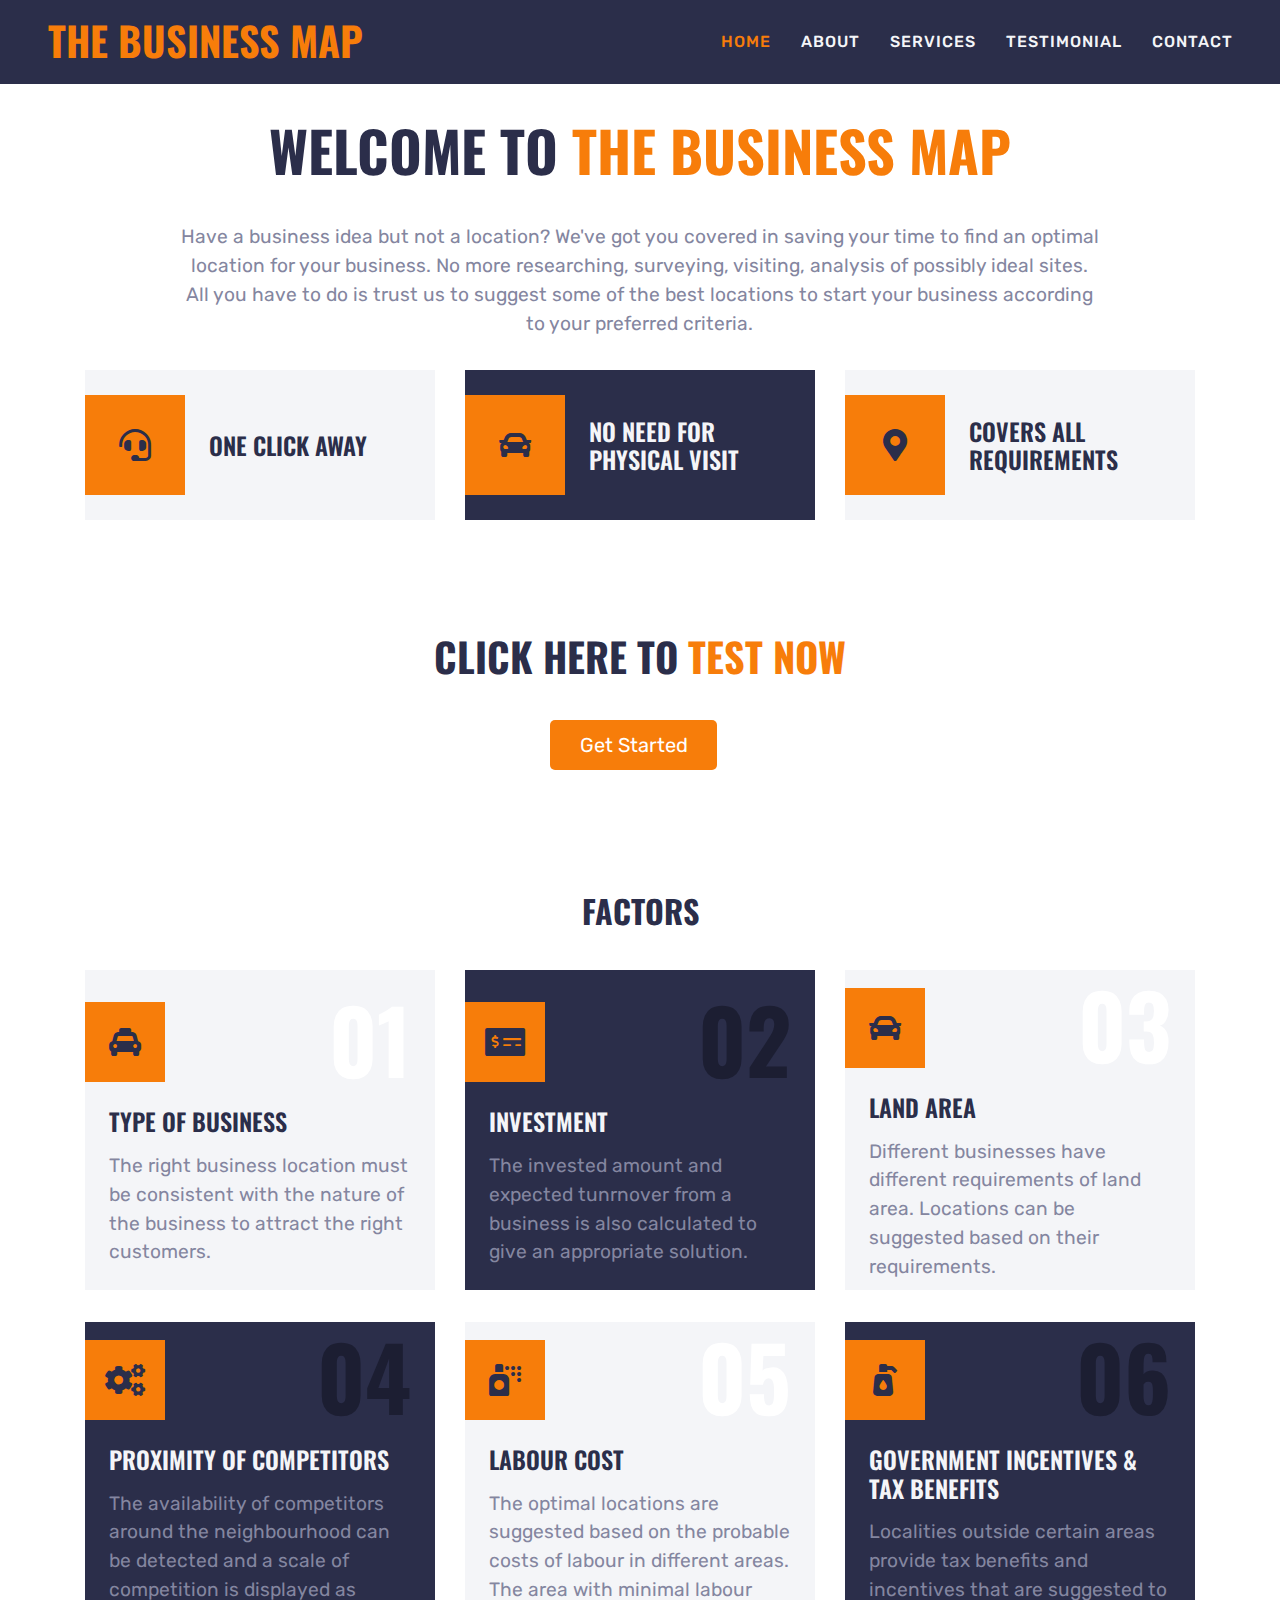
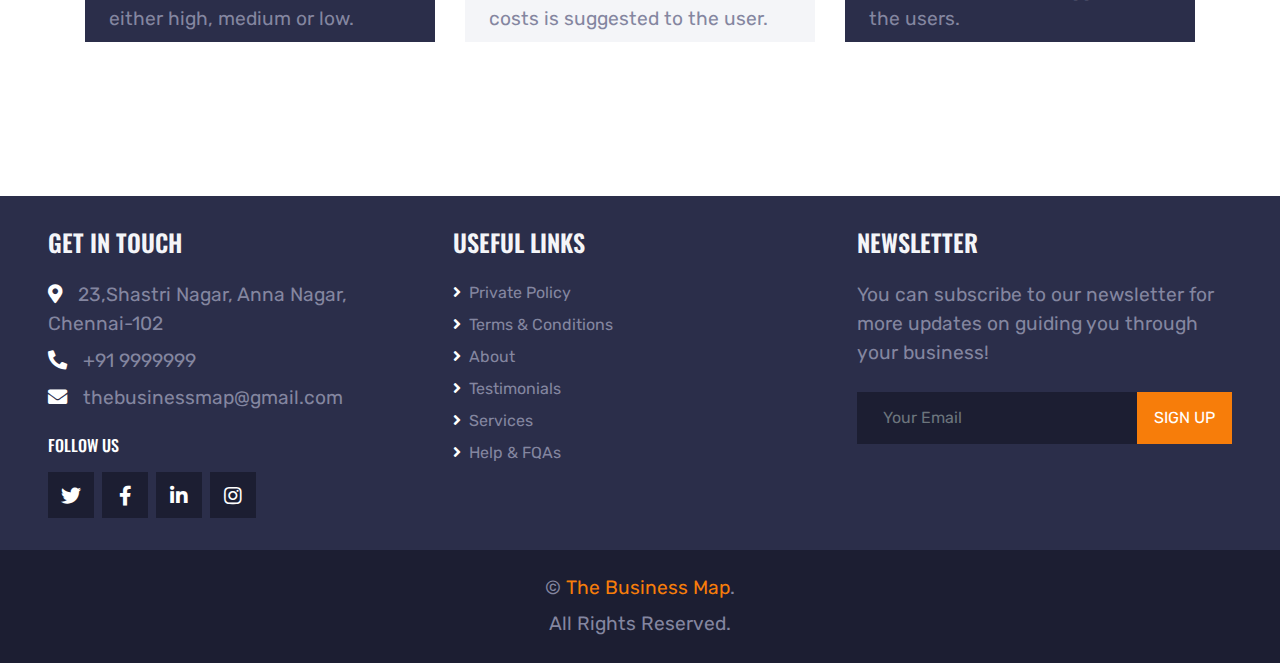
<file: index.html>
<!DOCTYPE html>
<html lang="en">

<head>
    <meta charset="utf-8">
    <title>THE BUSINESS MAP</title>
    <meta content="width=device-width, initial-scale=1.0" name="viewport">
    <meta content="Free HTML Templates" name="keywords">
    <meta content="Free HTML Templates" name="description">

    <!-- Favicon -->
    <link href="img/favicon.ico" rel="icon">

    <!-- Google Web Fonts -->
    <link rel="preconnect" href="https://fonts.gstatic.com">
    <link href="https://fonts.googleapis.com/css2?family=Oswald:wght@400;500;600;700&family=Rubik&display=swap" rel="stylesheet"> 

    <!-- Font Awesome -->
    <link href="https://cdnjs.cloudflare.com/ajax/libs/font-awesome/5.15.0/css/all.min.css" rel="stylesheet">

    <!-- Libraries Stylesheet -->
    <link href="lib/owlcarousel/assets/owl.carousel.min.css" rel="stylesheet">
    <link href="lib/tempusdominus/css/tempusdominus-bootstrap-4.min.css" rel="stylesheet" />

    <!-- Customized Bootstrap Stylesheet -->
    <link href="css/bootstrap.min.css" rel="stylesheet">

    <!-- Template Stylesheet -->
    <link href="css/style.css" rel="stylesheet">
</head>

<body>

    <!-- Navbar Start -->
    <div class="container-fluid position-relative nav-bar p-0">
        <div class="position-relative px-lg-6" style="z-index: 9;">
            <nav class="navbar navbar-expand-lg bg-secondary navbar-dark py-3 py-lg-0 pl-3 pl-lg-5">
                <a href="" class="navbar-brand">
                    <h1 class="text-uppercase text-primary mb-1">THE BUSINESS MAP</h1>
                </a>
                <button type="button" class="navbar-toggler" data-toggle="collapse" data-target="#navbarCollapse">
                    <span class="navbar-toggler-icon"></span>
                </button>
                <div class="collapse navbar-collapse justify-content-between px-3" id="navbarCollapse">
                    <div class="navbar-nav ml-auto py-0">
                        <a href="index.html" class="nav-item nav-link active">Home</a>
                        <a href="about.html" class="nav-item nav-link">About</a>
                        <a href="service.html" class="nav-item nav-link">Services</a>
                        <a href="testimonial.html" class="nav-item nav-link">Testimonial</a>
                        <a href="contact.html" class="nav-item nav-link">Contact</a>
                    </div>
                </div>
            </nav>
        </div>
    </div>
    <!-- Navbar End -->

    <!-- About Start -->
    <div class="container-fluid py-5">
        <div class="container pt-5 pb-3">
            <h1 class="display-4 text-uppercase text-center mb-5">Welcome To <span class="text-primary">THE BUSINESS MAP</span></h1><br>
            <div class="row justify-content-center">
                <div class="col-lg-10 text-center">
                    <p>Have a business idea but not a location? We've got you covered in saving your time to find an optimal location for your business. No more researching, surveying, visiting, analysis of possibly ideal sites. All you have to do is trust us to suggest some of the best locations to start your business according to your preferred criteria.</p>
                </div>
            </div>
            <div class="row mt-3">
                <div class="col-lg-4 mb-2">
                    <div class="d-flex align-items-center bg-light p-4 mb-4" style="height: 150px;">
                        <div class="d-flex align-items-center justify-content-center flex-shrink-0 bg-primary ml-n4 mr-4" style="width: 100px; height: 100px;">
                            <i class="fa fa-2x fa-headset text-secondary"></i>
                        </div>
                        <h4 class="text-uppercase m-0">one click away</h4>
                    </div>
                </div>
                <div class="col-lg-4 mb-2">
                    <div class="d-flex align-items-center bg-secondary p-4 mb-4" style="height: 150px;">
                        <div class="d-flex align-items-center justify-content-center flex-shrink-0 bg-primary ml-n4 mr-4" style="width: 100px; height: 100px;">
                            <i class="fa fa-2x fa-car text-secondary"></i>
                        </div>
                        <h4 class="text-light text-uppercase m-0">no need for physical visit</h4>
                    </div>
                </div>
                <div class="col-lg-4 mb-2">
                    <div class="d-flex align-items-center bg-light p-4 mb-4" style="height: 150px;">
                        <div class="d-flex align-items-center justify-content-center flex-shrink-0 bg-primary ml-n4 mr-4" style="width: 100px; height: 100px;">
                            <i class="fa fa-2x fa-map-marker-alt text-secondary"></i>
                        </div>
                        <h4 class="text-uppercase m-0">covers all requirements</h4>
                    </div>
                </div>
            </div>
        </div>
    </div><br><br>
    <!-- About End -->

    <h1 class="display-5 text-uppercase text-center mb-5">Click here to <span class="text-primary">Test now</span></h1><br>

    <button type="submit" id="submit_service"><a href="service.html" style="color:white; width: 40%;">Get Started</a></button>
    

    <!-- Services Start -->
    <div class="container-fluid py-5">
        <div class="container pt-5 pb-3">
            <h2 class="display-5 text-uppercase text-center mb-5">factors</h2><br>
            <div class="row">
                <div class="col-lg-4 col-md-6 mb-2">
                    <div class="service-item d-flex flex-column justify-content-center px-4 mb-4">
                        <div class="d-flex align-items-center justify-content-between mb-3">
                            <div class="d-flex align-items-center justify-content-center bg-primary ml-n4" style="width: 80px; height: 80px;">
                                <i class="fa fa-2x fa-taxi text-secondary"></i>
                            </div>
                            <h1 class="display-2 text-white mt-n2 m-0">01</h1>
                        </div>
                        <h4 class="text-uppercase mb-3">type of business</h4>
                        <p class="m-0">The right business location must be consistent with the nature of the business to attract the right customers.</p>
                    </div>
                </div>
                <div class="col-lg-4 col-md-6 mb-2">
                    <div class="service-item active d-flex flex-column justify-content-center px-4 mb-4">
                        <div class="d-flex align-items-center justify-content-between mb-3">
                            <div class="d-flex align-items-center justify-content-center bg-primary ml-n4" style="width: 80px; height: 80px;">
                                <i class="fa fa-2x fa-money-check-alt text-secondary"></i>
                            </div>
                            <h1 class="display-2 text-white mt-n2 m-0">02</h1>
                        </div>
                        <h4 class="text-uppercase mb-3">investment</h4>
                        <p class="m-0">The invested amount and expected tunrnover from a business is also calculated to give an appropriate solution.</p>
                    </div>
                </div>
                <div class="col-lg-4 col-md-6 mb-2">
                    <div class="service-item d-flex flex-column justify-content-center px-4 mb-4">
                        <div class="d-flex align-items-center justify-content-between mb-3">
                            <div class="d-flex align-items-center justify-content-center bg-primary ml-n4" style="width: 80px; height: 80px;">
                                <i class="fa fa-2x fa-car text-secondary"></i>
                            </div>
                            <h1 class="display-2 text-white mt-n2 m-0">03</h1>
                        </div>
                        <h4 class="text-uppercase mb-3">land Area</h4>
                        <p class="m-0">Different businesses have different requirements of land area. Locations can be suggested based on their requirements.</p>
                    </div>
                </div>
                <div class="col-lg-4 col-md-6 mb-2">
                    <div class="service-item active d-flex flex-column justify-content-center px-4 mb-4">
                        <div class="d-flex align-items-center justify-content-between mb-3">
                            <div class="d-flex align-items-center justify-content-center bg-primary ml-n4" style="width: 80px; height: 80px;">
                                <i class="fa fa-2x fa-cogs text-secondary"></i>
                            </div>
                            <h1 class="display-2 text-white mt-n2 m-0">04</h1>
                        </div>
                        <h4 class="text-uppercase mb-3">proximity of competitors</h4>
                        <p class="m-0">The availability of competitors around the neighbourhood can be detected and a scale of competition is displayed as either high, medium or low.</p>
                    </div>
                </div>
                <div class="col-lg-4 col-md-6 mb-2">
                    <div class="service-item d-flex flex-column justify-content-center px-4 mb-4">
                        <div class="d-flex align-items-center justify-content-between mb-3">
                            <div class="d-flex align-items-center justify-content-center bg-primary ml-n4" style="width: 80px; height: 80px;">
                                <i class="fa fa-2x fa-spray-can text-secondary"></i>
                            </div>
                            <h1 class="display-2 text-white mt-n2 m-0">05</h1>
                        </div>
                        <h4 class="text-uppercase mb-3">Labour cost</h4>
                        <p class="m-0">The optimal locations are suggested based on the probable costs of labour in different areas. The area with minimal labour costs is suggested to the user.</p>
                    </div>
                </div>
                <div class="col-lg-4 col-md-6 mb-2">
                    <div class="service-item active d-flex flex-column justify-content-center px-4 mb-4">
                        <div class="d-flex align-items-center justify-content-between mb-3">
                            <div class="d-flex align-items-center justify-content-center bg-primary ml-n4" style="width: 80px; height: 80px;">
                                <i class="fa fa-2x fa-pump-soap text-secondary"></i>
                            </div>
                            <h1 class="display-2 text-white mt-n2 m-0">06</h1>
                        </div>
                        <h4 class="text-uppercase mb-3">Government Incentives & Tax Benefits</h4>
                        <p class="m-0">Localities outside certain areas provide tax benefits and incentives that are suggested to the users.</p>
                    </div>
                </div>
            </div>
        </div>
    </div>
    <!-- Services End -->


    <!-- Footer Start -->
    <div class="container-fluid bg-secondary py-5 px-sm-3 px-md-5" style="margin-top: 90px;">
        <div class="row pt-5">
            <div class="col-lg-4 col-md-6 mb-5">
                <h4 class="text-uppercase text-light mb-4">Get In Touch</h4>
                <p class="mb-2"><i class="fa fa-map-marker-alt text-white mr-3"></i>23,Shastri Nagar, Anna Nagar, Chennai-102</p>
                <p class="mb-2"><i class="fa fa-phone-alt text-white mr-3"></i>+91 9999999</p>
                <p><i class="fa fa-envelope text-white mr-3"></i>thebusinessmap@gmail.com</p>
                <h6 class="text-uppercase text-white py-2">Follow Us</h6>
                <div class="d-flex justify-content-start">
                    <a class="btn btn-lg btn-dark btn-lg-square mr-2" href="#"><i class="fab fa-twitter"></i></a>
                    <a class="btn btn-lg btn-dark btn-lg-square mr-2" href="#"><i class="fab fa-facebook-f"></i></a>
                    <a class="btn btn-lg btn-dark btn-lg-square mr-2" href="#"><i class="fab fa-linkedin-in"></i></a>
                    <a class="btn btn-lg btn-dark btn-lg-square" href="#"><i class="fab fa-instagram"></i></a>
                </div>
            </div>
            <div class="col-lg-4 col-md-6 mb-5">
                <h4 class="text-uppercase text-light mb-4">Useful Links</h4>
                <div class="d-flex flex-column justify-content-start">
                    <a class="text-body mb-2" href="#"><i class="fa fa-angle-right text-white mr-2"></i>Private Policy</a>
                    <a class="text-body mb-2" href="#"><i class="fa fa-angle-right text-white mr-2"></i>Terms & Conditions</a>
                    <a class="text-body mb-2" href="#"><i class="fa fa-angle-right text-white mr-2"></i>About</a>
                    <a class="text-body mb-2" href="#"><i class="fa fa-angle-right text-white mr-2"></i>Testimonials</a>
                    <a class="text-body mb-2" href="#"><i class="fa fa-angle-right text-white mr-2"></i>Services</a>
                    <a class="text-body" href="#"><i class="fa fa-angle-right text-white mr-2"></i>Help & FQAs</a>
                </div>
            </div>
            <div class="col-lg-4 col-md-6 mb-5">
                <h4 class="text-uppercase text-light mb-4">Newsletter</h4>
                <p class="mb-4">You can subscribe to our newsletter for more updates on guiding you through your business!</p>
                <div class="w-100 mb-3">
                    <div class="input-group">
                        <input type="text" class="form-control bg-dark border-dark" style="padding: 25px;" placeholder="Your Email">
                        <div class="input-group-append">
                            <button class="btn btn-primary text-uppercase px-3">Sign Up</button>
                        </div>
                    </div>
                </div>
            </div>
        </div>
    </div>
    <div class="container-fluid bg-dark py-4 px-sm-3 px-md-5">
        <p class="mb-2 text-center text-body">&copy; <a href="#">The Business Map</a>.</p>
        <p class="m-0 text-center text-body">All Rights Reserved.<a href="https://htmlcodex.com"></a></p>
    </div>
    <!-- Footer End -->


    <!-- Back to Top -->
    <a href="#" class="btn btn-lg btn-primary btn-lg-square back-to-top"><i class="fa fa-angle-double-up"></i></a>


    <!-- JavaScript Libraries -->
    <script src="https://code.jquery.com/jquery-3.4.1.min.js"></script>
    <script src="https://stackpath.bootstrapcdn.com/bootstrap/4.4.1/js/bootstrap.bundle.min.js"></script>
    <script src="lib/easing/easing.min.js"></script>
    <script src="lib/waypoints/waypoints.min.js"></script>
    <script src="lib/owlcarousel/owl.carousel.min.js"></script>
    <script src="lib/tempusdominus/js/moment.min.js"></script>
    <script src="lib/tempusdominus/js/moment-timezone.min.js"></script>
    <script src="lib/tempusdominus/js/tempusdominus-bootstrap-4.min.js"></script>

    <!-- Template Javascript -->
    <script src="js/main.js"></script>
</body>

</html>
</file>
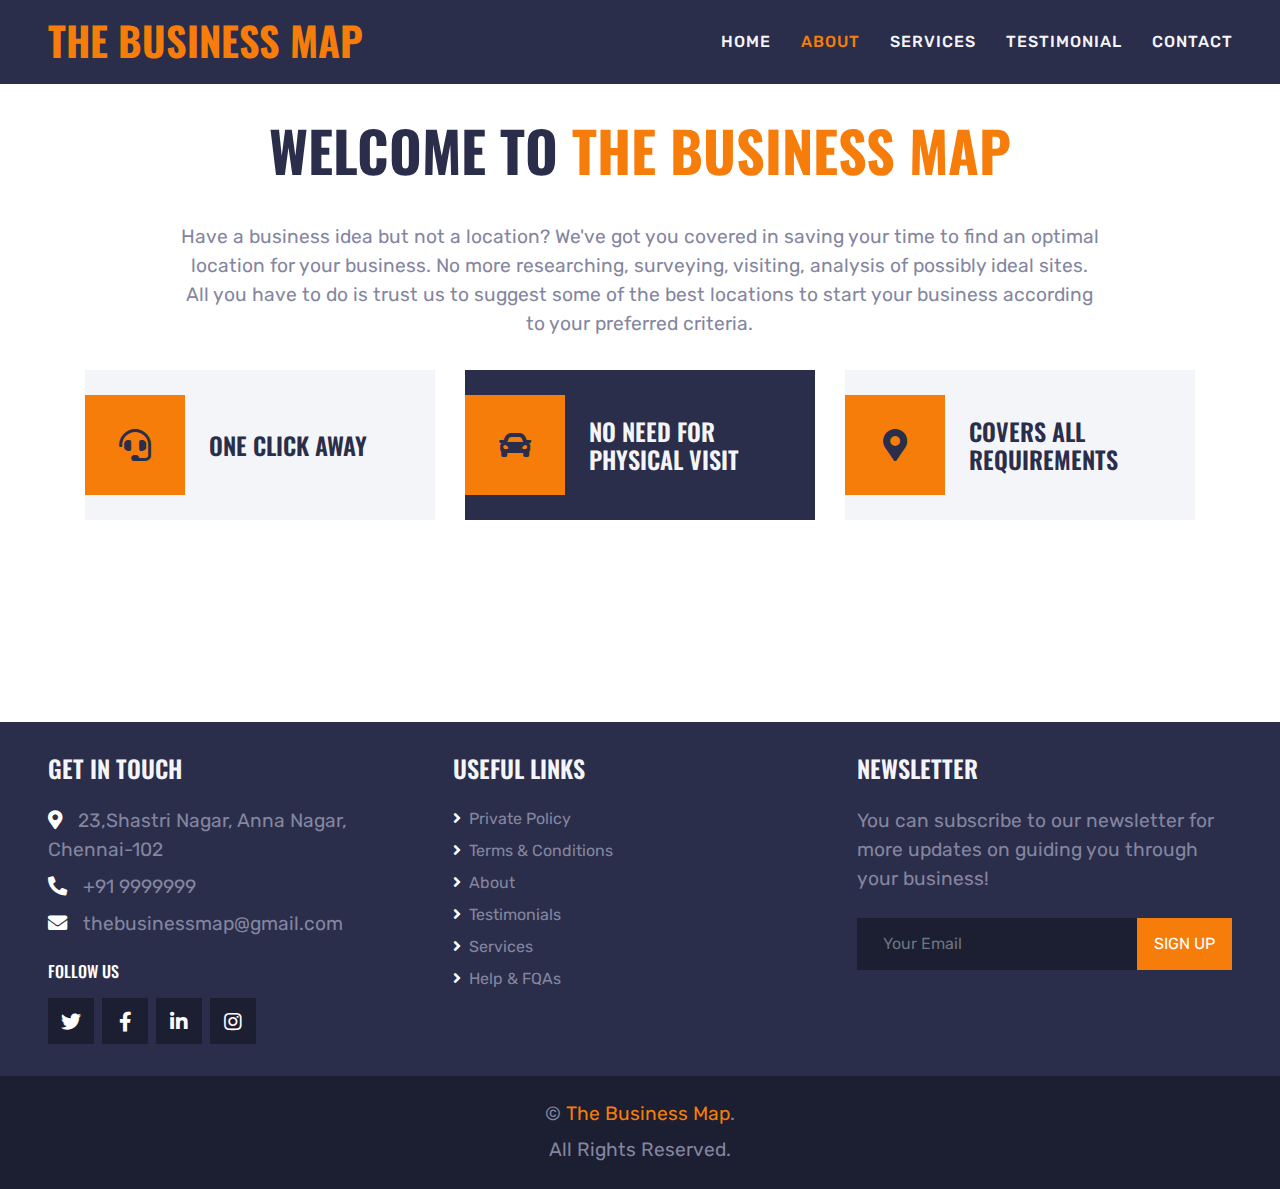
<file: about.html>
<!DOCTYPE html>
<html lang="en">

<head>
    <meta charset="utf-8">
    <title>THE BUSINESS MAP</title>
    <meta content="width=device-width, initial-scale=1.0" name="viewport">
    <meta content="Free HTML Templates" name="keywords">
    <meta content="Free HTML Templates" name="description">

    <!-- Favicon -->
    <link href="img/favicon.ico" rel="icon">

    <!-- Google Web Fonts -->
    <link rel="preconnect" href="https://fonts.gstatic.com">
    <link href="https://fonts.googleapis.com/css2?family=Oswald:wght@400;500;600;700&family=Rubik&display=swap" rel="stylesheet"> 

    <!-- Font Awesome -->
    <link href="https://cdnjs.cloudflare.com/ajax/libs/font-awesome/5.15.0/css/all.min.css" rel="stylesheet">

    <!-- Libraries Stylesheet -->
    <link href="lib/owlcarousel/assets/owl.carousel.min.css" rel="stylesheet">
    <link href="lib/tempusdominus/css/tempusdominus-bootstrap-4.min.css" rel="stylesheet" />

    <!-- Customized Bootstrap Stylesheet -->
    <link href="css/bootstrap.min.css" rel="stylesheet">

    <!-- Template Stylesheet -->
    <link href="css/style.css" rel="stylesheet">
</head>

<body>

    <!-- Navbar Start -->
    <div class="container-fluid position-relative nav-bar p-0">
        <div class="position-relative px-lg-6" style="z-index: 9;">
            <nav class="navbar navbar-expand-lg bg-secondary navbar-dark py-3 py-lg-0 pl-3 pl-lg-5">
                <a href="" class="navbar-brand">
                    <h1 class="text-uppercase text-primary mb-1">The Business Map</h1>
                </a>
                <button type="button" class="navbar-toggler" data-toggle="collapse" data-target="#navbarCollapse">
                    <span class="navbar-toggler-icon"></span>
                </button>
                <div class="collapse navbar-collapse justify-content-between px-3" id="navbarCollapse">
                    <div class="navbar-nav ml-auto py-0">
                        <a href="index.html" class="nav-item nav-link">Home</a>
                        <a href="about.html" class="nav-item nav-link active">About</a>
                        <a href="service.html" class="nav-item nav-link">Services</a>
                        <a href="testimonial.html" class="nav-item nav-link">Testimonial</a>
                        <a href="contact.html" class="nav-item nav-link">Contact</a>
                    </div>
                </div>
            </nav>
        </div>
    </div>
    <!-- Navbar End -->

    <!-- About Start -->
    <div class="container-fluid py-5">
        <div class="container pt-5 pb-3">
            <h1 class="display-4 text-uppercase text-center mb-5">Welcome To <span class="text-primary">THE BUSINESS MAP</span></h1><br>
            <div class="row justify-content-center">
                <div class="col-lg-10 text-center">
                    <p>Have a business idea but not a location? We've got you covered in saving your time to find an optimal location for your business. No more researching, surveying, visiting, analysis of possibly ideal sites. All you have to do is trust us to suggest some of the best locations to start your business according to your preferred criteria.</p>
                </div>
            </div>
            <div class="row mt-3">
                <div class="col-lg-4 mb-2">
                    <div class="d-flex align-items-center bg-light p-4 mb-4" style="height: 150px;">
                        <div class="d-flex align-items-center justify-content-center flex-shrink-0 bg-primary ml-n4 mr-4" style="width: 100px; height: 100px;">
                            <i class="fa fa-2x fa-headset text-secondary"></i>
                        </div>
                        <h4 class="text-uppercase m-0">one click away</h4>
                    </div>
                </div>
                <div class="col-lg-4 mb-2">
                    <div class="d-flex align-items-center bg-secondary p-4 mb-4" style="height: 150px;">
                        <div class="d-flex align-items-center justify-content-center flex-shrink-0 bg-primary ml-n4 mr-4" style="width: 100px; height: 100px;">
                            <i class="fa fa-2x fa-car text-secondary"></i>
                        </div>
                        <h4 class="text-light text-uppercase m-0">no need for physical visit</h4>
                    </div>
                </div>
                <div class="col-lg-4 mb-2">
                    <div class="d-flex align-items-center bg-light p-4 mb-4" style="height: 150px;">
                        <div class="d-flex align-items-center justify-content-center flex-shrink-0 bg-primary ml-n4 mr-4" style="width: 100px; height: 100px;">
                            <i class="fa fa-2x fa-map-marker-alt text-secondary"></i>
                        </div>
                        <h4 class="text-uppercase m-0">covers all requirements</h4>
                    </div>
                </div>
            </div>
        </div>
    </div><br><br>
    <!-- About End -->

    <!-- Footer Start -->
    <div class="container-fluid bg-secondary py-5 px-sm-3 px-md-5" style="margin-top: 90px;">
        <div class="row pt-5">
            <div class="col-lg-4 col-md-6 mb-5">
                <h4 class="text-uppercase text-light mb-4">Get In Touch</h4>
                <p class="mb-2"><i class="fa fa-map-marker-alt text-white mr-3"></i>23,Shastri Nagar, Anna Nagar, Chennai-102</p>
                <p class="mb-2"><i class="fa fa-phone-alt text-white mr-3"></i>+91 9999999</p>
                <p><i class="fa fa-envelope text-white mr-3"></i>thebusinessmap@gmail.com</p>
                <h6 class="text-uppercase text-white py-2">Follow Us</h6>
                <div class="d-flex justify-content-start">
                    <a class="btn btn-lg btn-dark btn-lg-square mr-2" href="#"><i class="fab fa-twitter"></i></a>
                    <a class="btn btn-lg btn-dark btn-lg-square mr-2" href="#"><i class="fab fa-facebook-f"></i></a>
                    <a class="btn btn-lg btn-dark btn-lg-square mr-2" href="#"><i class="fab fa-linkedin-in"></i></a>
                    <a class="btn btn-lg btn-dark btn-lg-square" href="#"><i class="fab fa-instagram"></i></a>
                </div>
            </div>
            <div class="col-lg-4 col-md-6 mb-5">
                <h4 class="text-uppercase text-light mb-4">Useful Links</h4>
                <div class="d-flex flex-column justify-content-start">
                    <a class="text-body mb-2" href="#"><i class="fa fa-angle-right text-white mr-2"></i>Private Policy</a>
                    <a class="text-body mb-2" href="#"><i class="fa fa-angle-right text-white mr-2"></i>Terms & Conditions</a>
                    <a class="text-body mb-2" href="#"><i class="fa fa-angle-right text-white mr-2"></i>About</a>
                    <a class="text-body mb-2" href="#"><i class="fa fa-angle-right text-white mr-2"></i>Testimonials</a>
                    <a class="text-body mb-2" href="#"><i class="fa fa-angle-right text-white mr-2"></i>Services</a>
                    <a class="text-body" href="#"><i class="fa fa-angle-right text-white mr-2"></i>Help & FQAs</a>
                </div>
            </div>
            <div class="col-lg-4 col-md-6 mb-5">
                <h4 class="text-uppercase text-light mb-4">Newsletter</h4>
                <p class="mb-4">You can subscribe to our newsletter for more updates on guiding you through your business!</p>
                <div class="w-100 mb-3">
                    <div class="input-group">
                        <input type="text" class="form-control bg-dark border-dark" style="padding: 25px;" placeholder="Your Email">
                        <div class="input-group-append">
                            <button class="btn btn-primary text-uppercase px-3">Sign Up</button>
                        </div>
                    </div>
                </div>
            </div>
        </div>
    </div>
    <div class="container-fluid bg-dark py-4 px-sm-3 px-md-5">
        <p class="mb-2 text-center text-body">&copy; <a href="#">The Business Map</a>.</p>
        <p class="m-0 text-center text-body">All Rights Reserved.<a href="https://htmlcodex.com"></a></p>
    </div>
    <!-- Footer End -->


    <!-- Back to Top -->
    <a href="#" class="btn btn-lg btn-primary btn-lg-square back-to-top"><i class="fa fa-angle-double-up"></i></a>


    <!-- JavaScript Libraries -->
    <script src="https://code.jquery.com/jquery-3.4.1.min.js"></script>
    <script src="https://stackpath.bootstrapcdn.com/bootstrap/4.4.1/js/bootstrap.bundle.min.js"></script>
    <script src="lib/easing/easing.min.js"></script>
    <script src="lib/waypoints/waypoints.min.js"></script>
    <script src="lib/owlcarousel/owl.carousel.min.js"></script>
    <script src="lib/tempusdominus/js/moment.min.js"></script>
    <script src="lib/tempusdominus/js/moment-timezone.min.js"></script>
    <script src="lib/tempusdominus/js/tempusdominus-bootstrap-4.min.js"></script>

    <!-- Template Javascript -->
    <script src="js/main.js"></script>
</body>

</html>
</file>
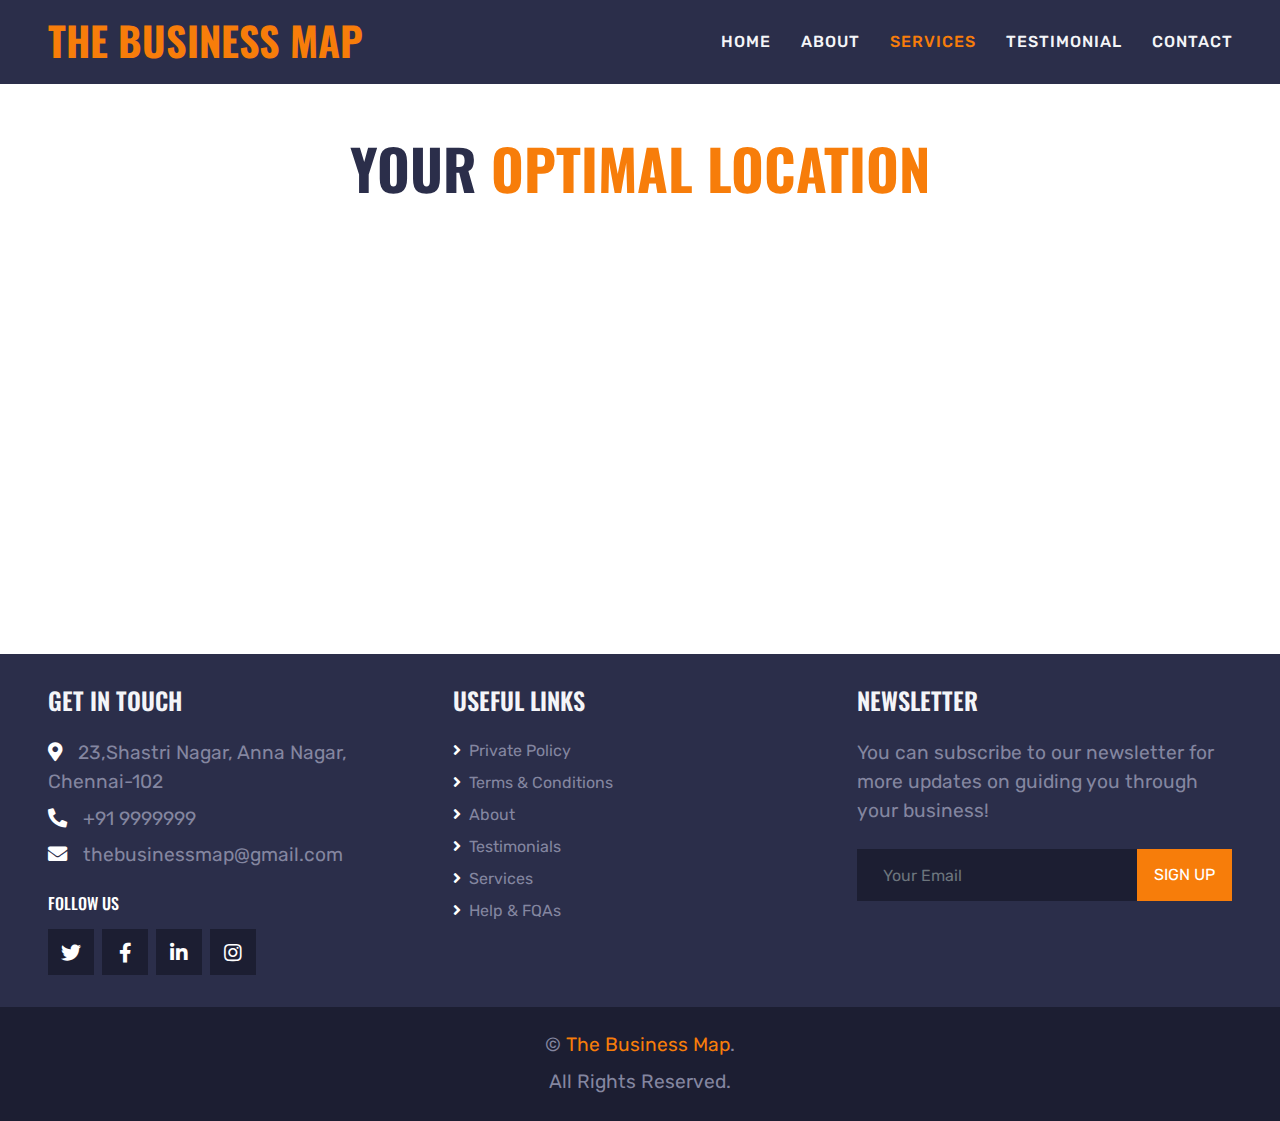
<file: submit.html>
<!DOCTYPE html>
<html lang="en">

<head>
    <meta charset="utf-8">
    <title>THE BUSINESS MAP</title>
    <meta content="width=device-width, initial-scale=1.0" name="viewport">
    <meta content="Free HTML Templates" name="keywords">
    <meta content="Free HTML Templates" name="description">

    <!-- Favicon -->
    <link href="img/favicon.ico" rel="icon">

    <!-- Google Web Fonts -->
    <link rel="preconnect" href="https://fonts.gstatic.com">
    <link href="https://fonts.googleapis.com/css2?family=Oswald:wght@400;500;600;700&family=Rubik&display=swap" rel="stylesheet"> 

    <!-- Font Awesome -->
    <link href="https://cdnjs.cloudflare.com/ajax/libs/font-awesome/5.15.0/css/all.min.css" rel="stylesheet">

    <!-- Libraries Stylesheet -->
    <link href="lib/owlcarousel/assets/owl.carousel.min.css" rel="stylesheet">
    <link href="lib/tempusdominus/css/tempusdominus-bootstrap-4.min.css" rel="stylesheet" />

    <!-- Customized Bootstrap Stylesheet -->
    <link href="css/bootstrap.min.css" rel="stylesheet">

    <!-- Template Stylesheet -->
    <link href="css/style.css" rel="stylesheet">
</head>

<body>

    <!-- Navbar Start -->
    <div class="container-fluid position-relative nav-bar p-0">
        <div class="position-relative px-lg-6" style="z-index: 9;">
            <nav class="navbar navbar-expand-lg bg-secondary navbar-dark py-3 py-lg-0 pl-3 pl-lg-5">
                <a href="" class="navbar-brand">
                    <h1 class="text-uppercase text-primary mb-1">The Business Map</h1>
                </a>
                <button type="button" class="navbar-toggler" data-toggle="collapse" data-target="#navbarCollapse">
                    <span class="navbar-toggler-icon"></span>
                </button>
                <div class="collapse navbar-collapse justify-content-between px-3" id="navbarCollapse">
                    <div class="navbar-nav ml-auto py-0">
                        <a href="index.html" class="nav-item nav-link">Home</a>
                        <a href="about.html" class="nav-item nav-link">About</a>
                        <a href="service.html" class="nav-item nav-link active">Services</a>
                        <a href="testimonial.html" class="nav-item nav-link">Testimonial</a>
                        <a href="contact.html" class="nav-item nav-link">Contact</a>
                    </div>
                </div>
            </nav>
        </div>
    </div>
    <!-- Navbar End -->

    <h1 class="display-4 text-uppercase text-center mb-5" style="margin-top:50px;">Your <span class="text-primary">Optimal Location</span></h1>

    <iframe src="https://www.google.com/maps/embed?pb=!1m18!1m12!1m3!1d497511.114613337!2d79.92879956532708!3d13.048043812247357!2m3!1f0!2f0!3f0!3m2!1i1024!2i768!4f13.1!3m3!1m2!1s0x3a5265ea4f7d3361%3A0x6e61a70b6863d433!2sChennai%2C%20Tamil%20Nadu!5e0!3m2!1sen!2sin!4v1667678158753!5m2!1sen!2sin" width="400" height="300" style="border:0; margin-left:450px; margin-top:40px;" allowfullscreen="" loading="lazy" referrerpolicy="no-referrer-when-downgrade"></iframe>




    <!-- Footer Start -->
    <div class="container-fluid bg-secondary py-5 px-sm-3 px-md-5" style="margin-top: 90px;">
        <div class="row pt-5">
            <div class="col-lg-4 col-md-6 mb-5">
                <h4 class="text-uppercase text-light mb-4">Get In Touch</h4>
                <p class="mb-2"><i class="fa fa-map-marker-alt text-white mr-3"></i>23,Shastri Nagar, Anna Nagar, Chennai-102</p>
                <p class="mb-2"><i class="fa fa-phone-alt text-white mr-3"></i>+91 9999999</p>
                <p><i class="fa fa-envelope text-white mr-3"></i>thebusinessmap@gmail.com</p>
                <h6 class="text-uppercase text-white py-2">Follow Us</h6>
                <div class="d-flex justify-content-start">
                    <a class="btn btn-lg btn-dark btn-lg-square mr-2" href="#"><i class="fab fa-twitter"></i></a>
                    <a class="btn btn-lg btn-dark btn-lg-square mr-2" href="#"><i class="fab fa-facebook-f"></i></a>
                    <a class="btn btn-lg btn-dark btn-lg-square mr-2" href="#"><i class="fab fa-linkedin-in"></i></a>
                    <a class="btn btn-lg btn-dark btn-lg-square" href="#"><i class="fab fa-instagram"></i></a>
                </div>
            </div>
            <div class="col-lg-4 col-md-6 mb-5">
                <h4 class="text-uppercase text-light mb-4">Useful Links</h4>
                <div class="d-flex flex-column justify-content-start">
                    <a class="text-body mb-2" href="#"><i class="fa fa-angle-right text-white mr-2"></i>Private Policy</a>
                    <a class="text-body mb-2" href="#"><i class="fa fa-angle-right text-white mr-2"></i>Terms & Conditions</a>
                    <a class="text-body mb-2" href="#"><i class="fa fa-angle-right text-white mr-2"></i>About</a>
                    <a class="text-body mb-2" href="#"><i class="fa fa-angle-right text-white mr-2"></i>Testimonials</a>
                    <a class="text-body mb-2" href="#"><i class="fa fa-angle-right text-white mr-2"></i>Services</a>
                    <a class="text-body" href="#"><i class="fa fa-angle-right text-white mr-2"></i>Help & FQAs</a>
                </div>
            </div>
            <div class="col-lg-4 col-md-6 mb-5">
                <h4 class="text-uppercase text-light mb-4">Newsletter</h4>
                <p class="mb-4">You can subscribe to our newsletter for more updates on guiding you through your business!</p>
                <div class="w-100 mb-3">
                    <div class="input-group">
                        <input type="text" class="form-control bg-dark border-dark" style="padding: 25px;" placeholder="Your Email">
                        <div class="input-group-append">
                            <button class="btn btn-primary text-uppercase px-3">Sign Up</button>
                        </div>
                    </div>
                </div>
            </div>
        </div>
    </div>
    <div class="container-fluid bg-dark py-4 px-sm-3 px-md-5">
        <p class="mb-2 text-center text-body">&copy; <a href="#">The Business Map</a>.</p>
        <p class="m-0 text-center text-body">All Rights Reserved.<a href="https://htmlcodex.com"></a></p>
    </div>
    <!-- Footer End -->


    <!-- Back to Top -->
    <a href="#" class="btn btn-lg btn-primary btn-lg-square back-to-top"><i class="fa fa-angle-double-up"></i></a>


    <!-- JavaScript Libraries -->
    <script src="https://code.jquery.com/jquery-3.4.1.min.js"></script>
    <script src="https://stackpath.bootstrapcdn.com/bootstrap/4.4.1/js/bootstrap.bundle.min.js"></script>
    <script src="lib/easing/easing.min.js"></script>
    <script src="lib/waypoints/waypoints.min.js"></script>
    <script src="lib/owlcarousel/owl.carousel.min.js"></script>
    <script src="lib/tempusdominus/js/moment.min.js"></script>
    <script src="lib/tempusdominus/js/moment-timezone.min.js"></script>
    <script src="lib/tempusdominus/js/tempusdominus-bootstrap-4.min.js"></script>

    <!-- Template Javascript -->
    <script src="js/main.js"></script>
</body>

</html>
</file>
<file: css/style.css>
/********** Template CSS **********/
:root {
    --primary: #F77D0A;
    --secondary: #2B2E4A;
    --light: #F4F5F8;
    --dark: #1C1E32;
}

h1,h2,
.font-weight-bold {
    font-weight: 700 !important;
}

h3,
h4,
.font-weight-semi-bold {
    font-weight: 600 !important;
}

h5,
h6,
.font-weight-medium {
    font-weight: 500 !important;
}

.btn-square {
    width: 36px;
    height: 36px;
}

.btn-sm-square {
    width: 28px;
    height: 28px;
}

.btn-lg-square {
    width: 46px;
    height: 46px;
}

.btn-square,
.btn-sm-square,
.btn-lg-square {
    padding-left: 0;
    padding-right: 0;
    text-align: center;
}

.back-to-top {
    position: fixed;
    display: none;
    right: 30px;
    bottom: 30px;
    z-index: 99;
}

.nav-bar::before {
    position: absolute;
    content: "";
    width: 100%;
    height: 50%;
    top: 0;
    left: 0;
    background: var(--dark);
}

.nav-bar::after {
    position: absolute;
    content: "";
    width: 100%;
    height: 50%;
    bottom: 0;
    left: 0;
    background: #ffffff;
}

.navbar-dark .navbar-nav .nav-link {
    padding: 30px 15px;
    font-size: 16px;
    font-weight: 500;
    letter-spacing: 1px;
    text-transform: uppercase;
    color: var(--light);
    outline: none;
}

.navbar-dark .navbar-nav .nav-link:hover,
.navbar-dark .navbar-nav .nav-link.active {
    color: var(--primary);
}

@media (max-width: 991.98px) {
    .navbar-dark .navbar-nav .nav-link  {
        padding: 10px 15px;
    }
}

.carousel-caption {
    top: 0;
    left: 0;
    right: 0;
    bottom: 0;
    background: rgba(28, 30, 50, .7);
    z-index: 1;
}

@media (max-width: 576px) {
    .carousel-caption h4 {
        font-size: 18px;
        font-weight: 500 !important;
    }

    .carousel-caption h1 {
        font-size: 30px;
        font-weight: 600 !important;
    }
}

.page-header {
    height: 400px;
    margin-bottom: 90px;
    display: flex;
    flex-direction: column;
    align-items: center;
    justify-content: center;
    background: linear-gradient(rgba(28, 30, 50, .9), rgba(28, 30, 50, .9)), url(../img/bg-banner.jpg);
    background-attachment: fixed;
}

@media (max-width: 991.98px) {
    .page-header {
        height: 300px;
    }
}

.service-item {
    height: 320px;
    background: var(--light);
    transition: .5s;
}

.service-item:hover,
.service-item.active {
    background: var(--secondary);
}

.service-item h1,
.service-item h4 {
    transition: .5s;
}

.service-item:hover h1,
.service-item.active h1 {
    color: var(--dark) !important;
}

.service-item:hover h4,
.service-item.active h4 {
    color: var(--light);
}

.rent-item {
    padding: 30px;
    text-align: center;
    background: var(--light);
    transition: .5s;
}

.rent-item:hover,
.rent-item.active {
    background: var(--secondary);
}

.rent-item h4 {
    transition: .5s;
}

.rent-item:hover h4,
.rent-item.active h4 {
    color: var(--light);
}

.team-item {
    padding: 30px 30px 0 30px;
    text-align: center;
    background: var(--light);
    transition: .5s;
}

.team-item:hover,
.owl-item.center .team-item {
    background: var(--secondary);
}

.team-item h4 {
    transition: .5s;
}

.owl-item.center .team-item h4,
.owl-item.center .rent-item h4 {
    color: var(--light);
}

.team-item .team-social {
    top: 0;
    left: 0;
    opacity: 0;
    transition: .5s;
    background: var(--light);
}

.owl-item.center .team-item .team-social,
.owl-item.center .rent-item {
    background: var(--secondary);
}

.team-item:hover .team-social {
    opacity: 1;
    background: var(--secondary);
}

.team-carousel .owl-nav,
.related-carousel .owl-nav {
    position: absolute;
    width: 100%;
    height: 60px;
    top: calc(50% - 30px);
    left: 0;
    display: flex;
    justify-content: space-between;
    z-index: 1;
}

.team-carousel .owl-nav .owl-prev,
.team-carousel .owl-nav .owl-next,
.related-carousel .owl-nav .owl-prev,
.related-carousel .owl-nav .owl-next {
    position: relative;
    width: 60px;
    height: 60px;
    display: flex;
    align-items: center;
    justify-content: center;
    color: #FFFFFF;
    background: var(--primary);
    font-size: 22px;
    transition: .5s;
}

.team-carousel .owl-nav .owl-prev:hover,
.team-carousel .owl-nav .owl-next:hover,
.related-carousel .owl-nav .owl-prev:hover,
.related-carousel .owl-nav .owl-next:hover {
    background: var(--secondary);
}

.vendor-carousel .owl-dots,
.testimonial-carousel .owl-dots {
    margin-top: 30px;
    display: flex;
    align-items: center;
    justify-content: center;
}

.vendor-carousel .owl-dot,
.testimonial-carousel .owl-dot {
    position: relative;
    display: inline-block;
    margin: 0 5px;
    width: 20px;
    height: 20px;
    background: var(--secondary);
    transition: .5s;
}

.vendor-carousel .owl-dot.active,
.testimonial-carousel .owl-dot.active {
    width: 40px;
    height: 40px;
    background: var(--primary);
}

.testimonial-carousel .owl-item img {
    width: 80px;
    height: 80px;
}

.testimonial-carousel .owl-item .testimonial-item {
    height: 350px;
    transition: .5s;
    background: var(--light);
}

.testimonial-carousel .owl-item.center .testimonial-item {
    background: var(--secondary);
}

.testimonial-carousel .owl-item .testimonial-item h1,
.testimonial-carousel .owl-item .testimonial-item h4 {
    transition: .5s;
}

.testimonial-carousel .owl-item.center .testimonial-item h1 {
    color: var(--dark) !important;
}

.testimonial-carousel .owl-item.center .testimonial-item h4 {
    color: var(--light);
}

.bg-banner {
    background: linear-gradient(rgba(28, 30, 50, .9), rgba(28, 30, 50, .9)), url(../img/bg-banner.jpg);
    background-attachment: fixed;
}


/*Input CSS starts*/
.row-input-1{
    margin-bottom:50px;
    margin-top:2%;
    padding-top:20px;
    text-align: center;
}

.row-input-2{
    margin-bottom:50px;
    padding-top:20px;
    text-align: center;
}

.row-input-1 label{
    padding-left:30px;
    font-size: 20px;
}

.row-input-2 label{
    padding-left:35px;
    font-size: 20px;
}

.row-input-1 select{
    padding-left:20px;
    font-size: 20px;
}

.row-input-2 select{
    padding-left:40px;
    font-size: 20px;
    width:15%;
}

.row-input-1 input{
    padding:2px;
    margin-left:10px;
    width:15%;
}

#submit_search{
    color:white;
    background-color: #F77D0A;
    border:none;
    width:8%;
    height:40px;
    border-radius:10px;
    margin-left:45%;
    margin-bottom:7%;
}

#submit_search:hover{
    color:white;
    background-color: #F76D00;
    border:none;
    width:8%;
    height:40px;
    border-radius:10px;
    margin-left:45%;
    margin-bottom:7%;
}

#submit_service{
    color:white;
    background-color: #F77D0A;
    border:none;
    font-size:20px;
    width:13%;
    height:50px;
    border-radius:5px;
    margin-left:43%;
    margin-bottom:7%;
}

#submit_service:hover{
    color:white;
    background-color: #F76D00;
    border:none;
    width:13%;
    font-size:20px;
    height:50px;
    border-radius:5px;
    margin-left:43%;
    margin-bottom:7%;
}
/*Input CSS ends*/
</file>
